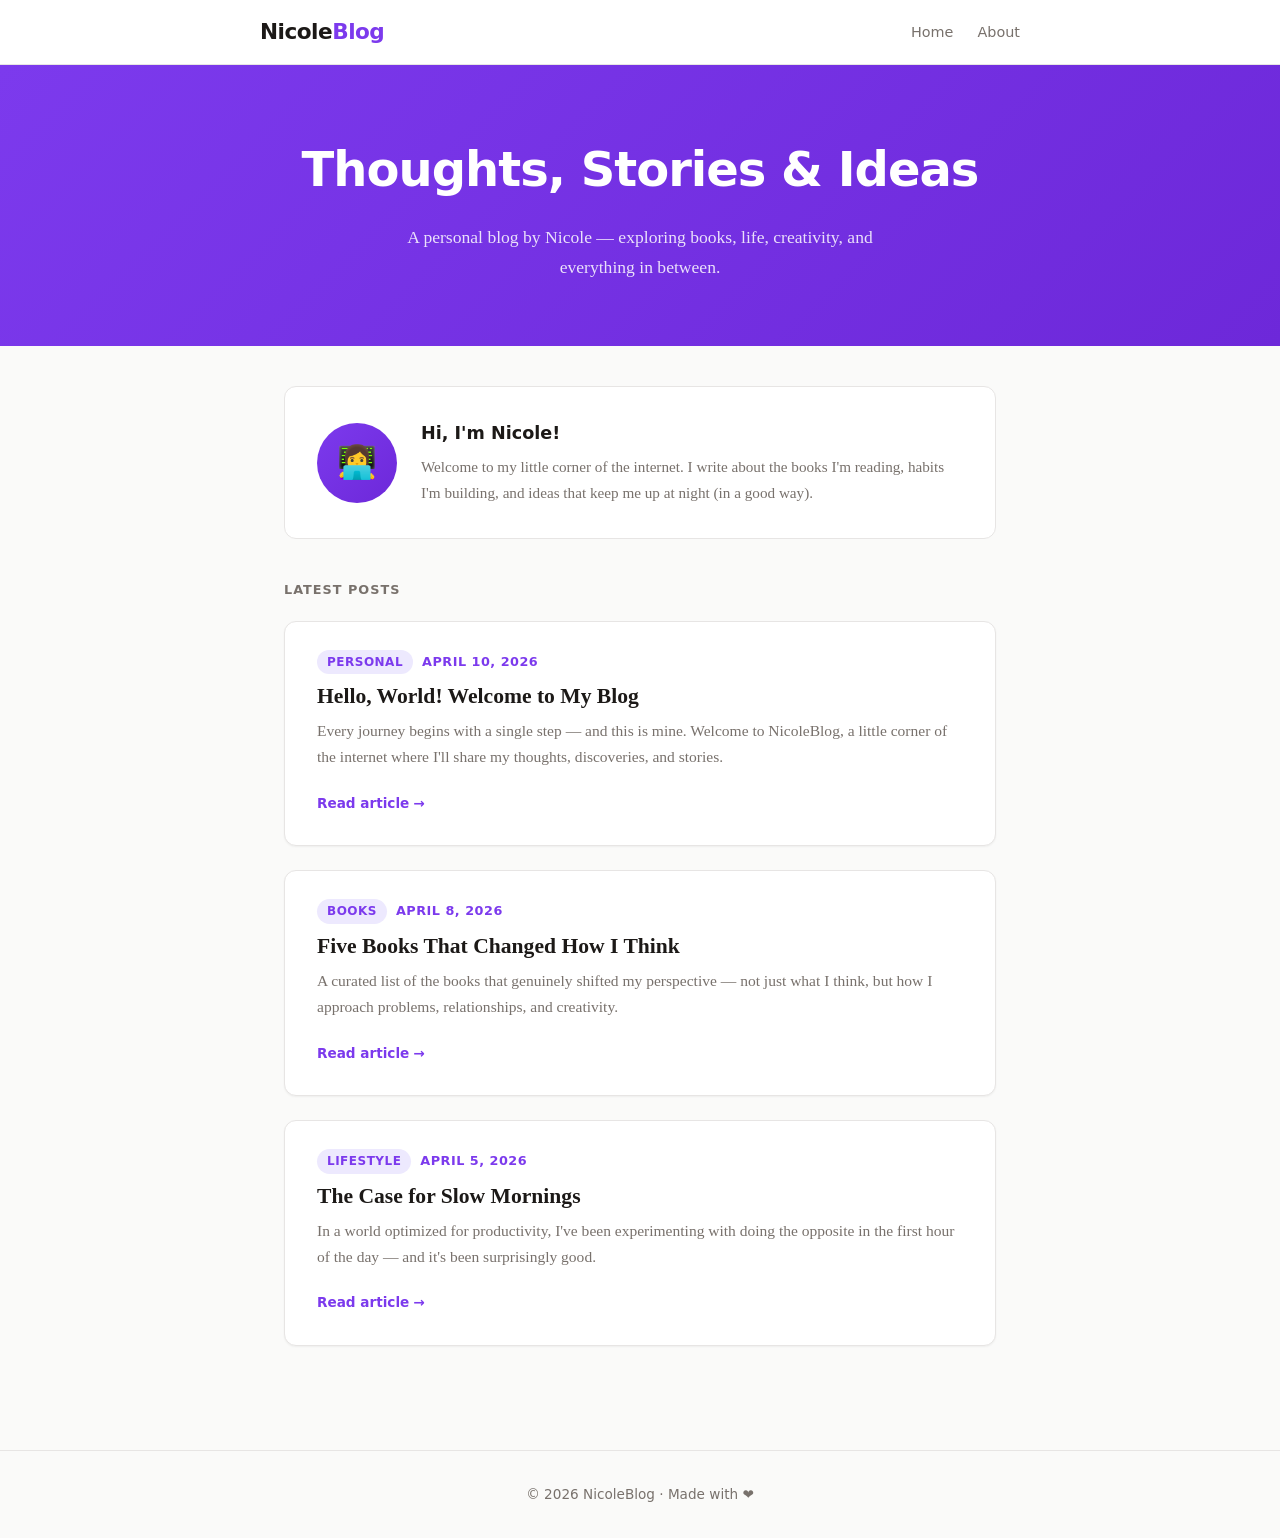
<file: index.html>
<!DOCTYPE html>
<html lang="en">
<head>
  <meta charset="UTF-8" />
  <meta name="viewport" content="width=device-width, initial-scale=1.0" />
  <title>NicoleBlog — Thoughts, stories &amp; ideas</title>
  <meta name="description" content="Nicole's personal blog — thoughts, stories, book recommendations, and lifestyle musings." />
  <link rel="stylesheet" href="style.css" />
</head>
<body>

  <header>
    <div class="header-inner">
      <a class="site-title" href="index.html">Nicole<span>Blog</span></a>
      <nav>
        <a href="index.html">Home</a>
        <a href="#about">About</a>
      </nav>
    </div>
  </header>

  <div class="hero">
    <h1>Thoughts, Stories &amp; Ideas</h1>
    <p>A personal blog by Nicole — exploring books, life, creativity, and everything in between.</p>
  </div>

  <main>
    <div class="about-section" id="about">
      <div class="avatar">👩‍💻</div>
      <div>
        <h2>Hi, I'm Nicole!</h2>
        <p>Welcome to my little corner of the internet. I write about the books I'm reading, habits I'm building, and ideas that keep me up at night (in a good way).</p>
      </div>
    </div>

    <p class="section-header">Latest Posts</p>

    <div class="posts-list" id="posts-list">
      <!-- Posts are rendered by script.js -->
    </div>
  </main>

  <footer>
    <p>© 2026 NicoleBlog · Made with ❤️</p>
  </footer>

  <script src="script.js"></script>
</body>
</html>
</file>
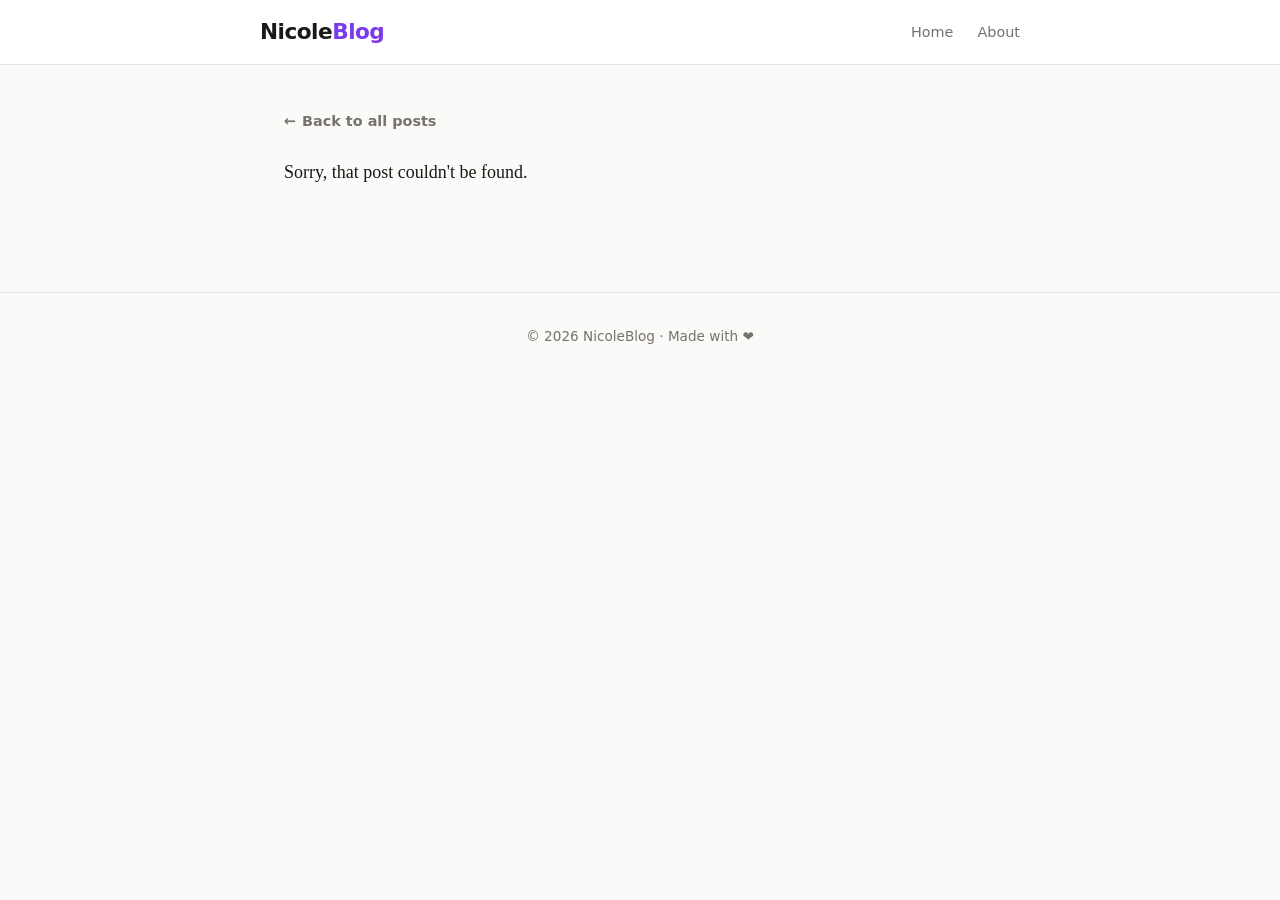
<file: post.html>
<!DOCTYPE html>
<html lang="en">
<head>
  <meta charset="UTF-8" />
  <meta name="viewport" content="width=device-width, initial-scale=1.0" />
  <title>Post — NicoleBlog</title>
  <meta name="description" content="A blog post from NicoleBlog." />
  <link rel="stylesheet" href="style.css" />
</head>
<body>

  <header>
    <div class="header-inner">
      <a class="site-title" href="index.html">Nicole<span>Blog</span></a>
      <nav>
        <a href="index.html">Home</a>
        <a href="index.html#about">About</a>
      </nav>
    </div>
  </header>

  <main>
    <a class="back-link" href="index.html">Back to all posts</a>

    <div class="post-header">
      <div class="post-meta" id="post-meta"></div>
      <h1 id="post-title"></h1>
      <p class="excerpt" id="post-excerpt"></p>
    </div>

    <div class="post-content" id="post-content">
      <!-- Post body is rendered by script.js -->
    </div>
  </main>

  <footer>
    <p>© 2026 NicoleBlog · Made with ❤️</p>
  </footer>

  <script src="script.js"></script>
</body>
</html>
</file>
<file: style.css>
/* NicoleBlog - Main Stylesheet */

*, *::before, *::after {
  box-sizing: border-box;
  margin: 0;
  padding: 0;
}

:root {
  --color-bg: #fafaf9;
  --color-surface: #ffffff;
  --color-primary: #7c3aed;
  --color-primary-light: #ede9fe;
  --color-text: #1c1917;
  --color-text-muted: #78716c;
  --color-border: #e7e5e4;
  --font-serif: 'Georgia', 'Times New Roman', serif;
  --font-ui: system-ui, -apple-system, sans-serif;
  --shadow-sm: 0 1px 2px rgba(0,0,0,0.05);
  --shadow-md: 0 4px 12px rgba(0,0,0,0.08);
  --radius: 12px;
  --max-width: 760px;
}

body {
  font-family: var(--font-serif);
  background-color: var(--color-bg);
  color: var(--color-text);
  line-height: 1.7;
  font-size: 18px;
}

a {
  color: var(--color-primary);
  text-decoration: none;
}

a:hover {
  text-decoration: underline;
}

/* ── Header ── */
header {
  background: var(--color-surface);
  border-bottom: 1px solid var(--color-border);
  padding: 0 1.5rem;
}

.header-inner {
  max-width: var(--max-width);
  margin: 0 auto;
  display: flex;
  align-items: center;
  justify-content: space-between;
  height: 64px;
}

.site-title {
  font-family: var(--font-ui);
  font-size: 1.35rem;
  font-weight: 700;
  color: var(--color-text);
  letter-spacing: -0.5px;
}

.site-title span {
  color: var(--color-primary);
}

nav {
  display: flex;
  gap: 1.5rem;
}

nav a {
  font-family: var(--font-ui);
  font-size: 0.9rem;
  font-weight: 500;
  color: var(--color-text-muted);
  transition: color 0.15s;
}

nav a:hover {
  color: var(--color-primary);
  text-decoration: none;
}

/* ── Hero ── */
.hero {
  background: linear-gradient(135deg, var(--color-primary) 0%, #6d28d9 100%);
  color: #fff;
  padding: 4rem 1.5rem;
  text-align: center;
}

.hero h1 {
  font-family: var(--font-ui);
  font-size: clamp(2rem, 5vw, 3rem);
  font-weight: 800;
  letter-spacing: -1px;
  margin-bottom: 0.75rem;
}

.hero p {
  font-size: 1.1rem;
  opacity: 0.85;
  max-width: 480px;
  margin: 0 auto;
}

/* ── Main layout ── */
main {
  max-width: var(--max-width);
  margin: 0 auto;
  padding: 2.5rem 1.5rem;
}

/* ── Post cards ── */
.posts-list {
  display: flex;
  flex-direction: column;
  gap: 1.5rem;
}

.post-card {
  background: var(--color-surface);
  border: 1px solid var(--color-border);
  border-radius: var(--radius);
  padding: 1.75rem 2rem;
  box-shadow: var(--shadow-sm);
  transition: box-shadow 0.2s, transform 0.2s;
}

.post-card:hover {
  box-shadow: var(--shadow-md);
  transform: translateY(-2px);
}

.post-card-meta {
  font-family: var(--font-ui);
  font-size: 0.8rem;
  font-weight: 600;
  color: var(--color-primary);
  letter-spacing: 0.5px;
  text-transform: uppercase;
  margin-bottom: 0.5rem;
}

.post-card h2 {
  font-size: 1.35rem;
  font-weight: 700;
  margin-bottom: 0.5rem;
  line-height: 1.3;
}

.post-card h2 a {
  color: var(--color-text);
}

.post-card h2 a:hover {
  color: var(--color-primary);
  text-decoration: none;
}

.post-card p {
  color: var(--color-text-muted);
  font-size: 0.97rem;
  margin-bottom: 1rem;
}

.read-more {
  font-family: var(--font-ui);
  font-size: 0.85rem;
  font-weight: 600;
  color: var(--color-primary);
  display: inline-flex;
  align-items: center;
  gap: 4px;
}

.read-more::after {
  content: '→';
}

/* ── Tag badge ── */
.tag {
  display: inline-block;
  font-family: var(--font-ui);
  font-size: 0.75rem;
  font-weight: 600;
  background: var(--color-primary-light);
  color: var(--color-primary);
  border-radius: 999px;
  padding: 2px 10px;
  margin-right: 4px;
}

/* ── Single post ── */
.post-header {
  margin-bottom: 2rem;
  padding-bottom: 1.5rem;
  border-bottom: 1px solid var(--color-border);
}

.post-header .post-meta {
  font-family: var(--font-ui);
  font-size: 0.85rem;
  color: var(--color-text-muted);
  margin-bottom: 0.75rem;
}

.post-header h1 {
  font-size: clamp(1.75rem, 4vw, 2.5rem);
  font-weight: 800;
  line-height: 1.2;
  letter-spacing: -0.5px;
  margin-bottom: 0.75rem;
}

.post-header .excerpt {
  font-size: 1.1rem;
  color: var(--color-text-muted);
}

.post-content {
  background: var(--color-surface);
  border: 1px solid var(--color-border);
  border-radius: var(--radius);
  padding: 2rem 2.5rem;
  box-shadow: var(--shadow-sm);
}

.post-content h2,
.post-content h3 {
  font-family: var(--font-ui);
  font-weight: 700;
  margin: 2rem 0 0.75rem;
  letter-spacing: -0.3px;
}

.post-content h2 {
  font-size: 1.5rem;
}

.post-content h3 {
  font-size: 1.2rem;
}

.post-content p {
  margin-bottom: 1.25rem;
}

.post-content ul,
.post-content ol {
  margin: 0 0 1.25rem 1.5rem;
}

.post-content li {
  margin-bottom: 0.4rem;
}

.post-content blockquote {
  border-left: 4px solid var(--color-primary);
  padding: 0.5rem 1rem;
  margin: 1.5rem 0;
  color: var(--color-text-muted);
  font-style: italic;
  background: var(--color-primary-light);
  border-radius: 0 8px 8px 0;
}

.post-content code {
  font-family: 'Courier New', monospace;
  font-size: 0.9em;
  background: #f1f0ef;
  padding: 2px 6px;
  border-radius: 4px;
}

/* ── Back link ── */
.back-link {
  display: inline-flex;
  align-items: center;
  gap: 6px;
  font-family: var(--font-ui);
  font-size: 0.9rem;
  font-weight: 600;
  color: var(--color-text-muted);
  margin-bottom: 1.5rem;
}

.back-link::before {
  content: '←';
}

.back-link:hover {
  color: var(--color-primary);
  text-decoration: none;
}

/* ── Footer ── */
footer {
  border-top: 1px solid var(--color-border);
  margin-top: 4rem;
  padding: 2rem 1.5rem;
  text-align: center;
  font-family: var(--font-ui);
  font-size: 0.85rem;
  color: var(--color-text-muted);
}

/* ── About section ── */
.about-section {
  background: var(--color-surface);
  border: 1px solid var(--color-border);
  border-radius: var(--radius);
  padding: 2rem;
  display: flex;
  gap: 1.5rem;
  align-items: center;
  margin-bottom: 2.5rem;
}

.avatar {
  width: 80px;
  height: 80px;
  border-radius: 50%;
  background: linear-gradient(135deg, var(--color-primary) 0%, #6d28d9 100%);
  display: flex;
  align-items: center;
  justify-content: center;
  font-size: 2rem;
  flex-shrink: 0;
}

.about-section h2 {
  font-family: var(--font-ui);
  font-size: 1.1rem;
  font-weight: 700;
  margin-bottom: 0.3rem;
}

.about-section p {
  font-size: 0.95rem;
  color: var(--color-text-muted);
}

/* ── Section header ── */
.section-header {
  font-family: var(--font-ui);
  font-size: 0.8rem;
  font-weight: 700;
  letter-spacing: 1px;
  text-transform: uppercase;
  color: var(--color-text-muted);
  margin-bottom: 1.25rem;
}

/* ── Responsive ── */
@media (max-width: 600px) {
  .post-content {
    padding: 1.25rem 1.25rem;
  }

  .post-card {
    padding: 1.25rem 1.25rem;
  }

  .about-section {
    flex-direction: column;
    text-align: center;
  }
}
</file>
